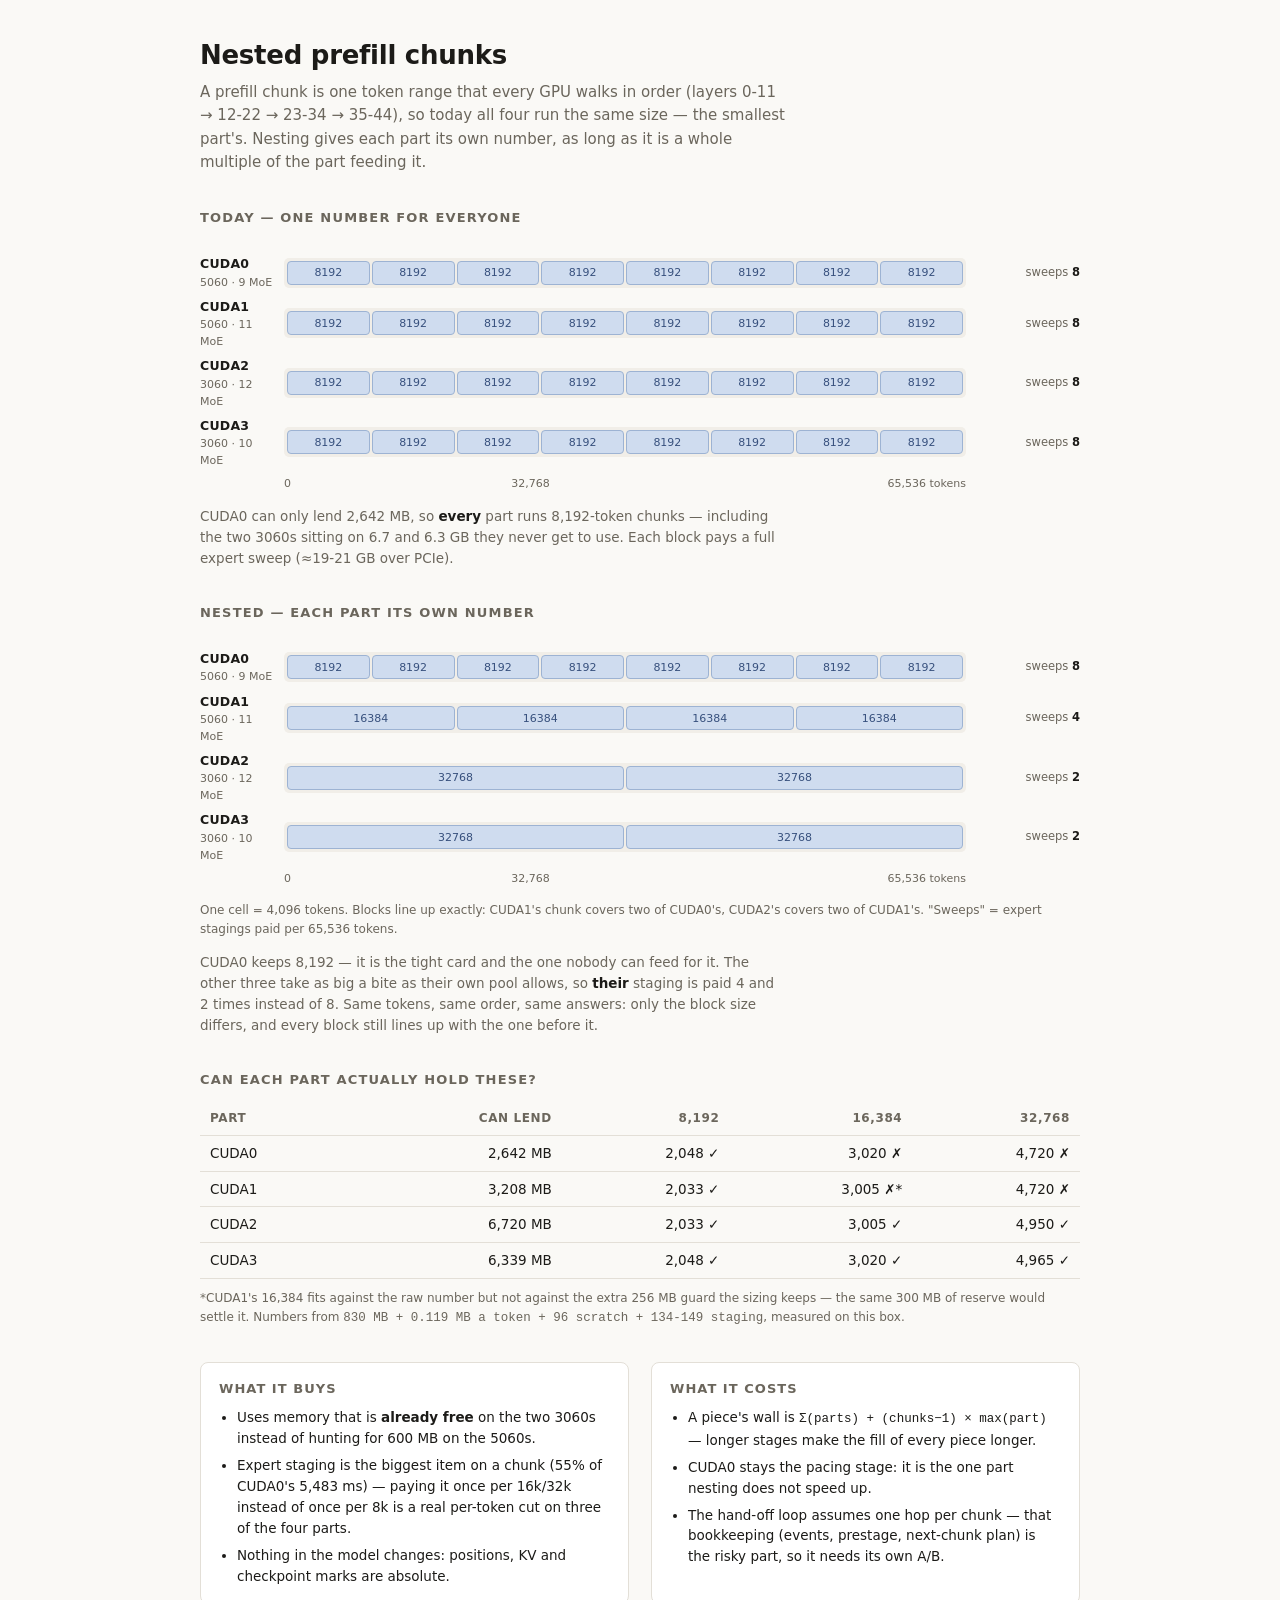
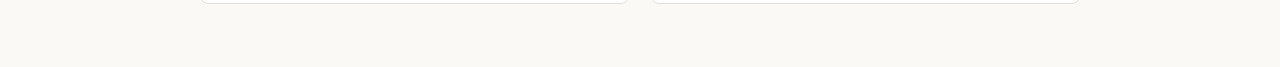
<file: docs/nested-chunks.html>
<!doctype html>
<html lang="en">
<head>
<meta charset="utf-8">
<meta name="viewport" content="width=device-width, initial-scale=1, viewport-fit=cover">
<title>Nested Prefill Chunks</title>
<style>
  :root {
    color-scheme: light;
    --bg: #faf9f6; --fg: #1c1b18; --muted: #6b665c; --rule: #e3dfd7;
    --track: #f1eee8; --blk: #cfdcef; --blk-line: #9db3d3; --accent: #37507d;
    --good: #2e6b45; --bad: #9a3b2e; --card: #ffffff;
  }
  @media (prefers-color-scheme: dark) {
    :root:not([data-theme="light"]) {
      color-scheme: dark;
      --bg: #16181c; --fg: #e8e6e1; --muted: #9a958c; --rule: #2b2f36;
      --track: #1e2126; --blk: #2c3c56; --blk-line: #4a6591; --accent: #9db6de;
      --good: #7fc39b; --bad: #e08d7e; --card: #1b1e23;
    }
  }
  :root[data-theme="dark"] {
    color-scheme: dark;
    --bg: #16181c; --fg: #e8e6e1; --muted: #9a958c; --rule: #2b2f36;
    --track: #1e2126; --blk: #2c3c56; --blk-line: #4a6591; --accent: #9db6de;
    --good: #7fc39b; --bad: #e08d7e; --card: #1b1e23;
  }
  * { box-sizing: border-box; }
  body {
    margin: 0; background: var(--bg); color: var(--fg);
    font: 15px/1.55 ui-sans-serif, system-ui, -apple-system, "Segoe UI", Roboto, sans-serif;
    padding-block: 40px 64px;
    padding-left: max(16px, env(safe-area-inset-left, 0px));
    padding-right: max(16px, env(safe-area-inset-right, 0px));
  }
  main { max-width: 880px; margin: 0 auto; display: flex; flex-direction: column; gap: 34px; }
  h1 { font-size: 26px; line-height: 1.2; margin: 0; letter-spacing: -0.01em; text-wrap: balance; }
  h2 { font-size: 13px; text-transform: uppercase; letter-spacing: 0.09em; color: var(--muted);
       margin: 0 0 12px; font-weight: 600; }
  p { margin: 0; }
  .lede { color: var(--muted); max-width: 62ch; }
  figure { margin: 0; display: flex; flex-direction: column; gap: 14px; }
  figcaption { color: var(--muted); font-size: 13.5px; max-width: 68ch; }
  figcaption b { color: var(--fg); font-weight: 600; }
  .scroll { overflow-x: auto; }
  .diagram { min-width: 620px; display: flex; flex-direction: column; gap: 6px; }
  .row { display: grid; grid-template-columns: 74px 1fr 104px; gap: 10px; align-items: center; }
  .lbl { font-size: 12.5px; font-weight: 600; letter-spacing: 0.02em; }
  .lbl span { display: block; font-weight: 400; color: var(--muted); font-size: 11px; letter-spacing: 0; }
  .track {
    display: grid; grid-template-columns: repeat(16, 1fr); gap: 2px;
    background: var(--track); padding: 3px; border-radius: 5px; min-height: 30px;
    align-items: stretch;
  }
  .blk {
    background: var(--blk); border: 1px solid var(--blk-line); border-radius: 4px;
    display: flex; align-items: center; justify-content: center;
    font-size: 11px; color: var(--accent); font-variant-numeric: tabular-nums;
    white-space: nowrap; overflow: hidden;
  }
  .blk.plain { background: transparent; border-color: transparent; }
  .badge { font-size: 11.5px; color: var(--muted); text-align: right; font-variant-numeric: tabular-nums; }
  .badge b { color: var(--fg); font-weight: 600; }
  .axis { display: grid; grid-template-columns: 74px 1fr 104px; gap: 10px; }
  .axis .t { grid-column: 2; display: grid; grid-template-columns: repeat(3, 1fr);
             font-size: 11px; color: var(--muted); font-variant-numeric: tabular-nums; }
  .axis .t :last-child { text-align: right; }
  .key { font-size: 12px; color: var(--muted); }
  table { border-collapse: collapse; width: 100%; font-size: 13.5px; font-variant-numeric: tabular-nums; }
  th, td { text-align: right; padding: 7px 10px; border-bottom: 1px solid var(--rule); }
  th:first-child, td:first-child { text-align: left; }
  thead th { color: var(--muted); font-weight: 600; font-size: 12px; text-transform: uppercase; letter-spacing: 0.05em; }
  td .y { color: var(--good); } td .n { color: var(--bad); }
  .cols { display: grid; grid-template-columns: repeat(auto-fit, minmax(260px, 1fr)); gap: 22px; }
  .card { background: var(--card); border: 1px solid var(--rule); border-radius: 8px; padding: 16px 18px; }
  .card h3 { margin: 0 0 8px; font-size: 13px; text-transform: uppercase; letter-spacing: 0.08em; color: var(--muted); }
  .card ul { margin: 0; padding-left: 18px; display: flex; flex-direction: column; gap: 6px; font-size: 13.5px; }
  .card p { font-size: 13.5px; }
  code { font-family: ui-monospace, SFMono-Regular, Menlo, monospace; font-size: 12.5px; }
</style>
</head>
<body>
<main>
  <header style="display:flex;flex-direction:column;gap:10px">
    <h1>Nested prefill chunks</h1>
    <p class="lede">A prefill chunk is one token range that every GPU walks in order
      (layers 0-11 → 12-22 → 23-34 → 35-44), so today all four run the same size — the
      smallest part's. Nesting gives each part its own number, as long as it is a whole
      multiple of the part feeding it.</p>
  </header>

  <figure>
    <h2>Today — one number for everyone</h2>
    <div class="scroll">
      <div class="diagram">
        <div class="row"><div class="lbl">CUDA0<span>5060 · 9 MoE</span></div>
          <div class="track">
            <div class="blk" style="grid-column:span 2">8192</div><div class="blk" style="grid-column:span 2">8192</div>
            <div class="blk" style="grid-column:span 2">8192</div><div class="blk" style="grid-column:span 2">8192</div>
            <div class="blk" style="grid-column:span 2">8192</div><div class="blk" style="grid-column:span 2">8192</div>
            <div class="blk" style="grid-column:span 2">8192</div><div class="blk" style="grid-column:span 2">8192</div>
          </div>
          <div class="badge">sweeps <b>8</b></div></div>
        <div class="row"><div class="lbl">CUDA1<span>5060 · 11 MoE</span></div>
          <div class="track">
            <div class="blk" style="grid-column:span 2">8192</div><div class="blk" style="grid-column:span 2">8192</div>
            <div class="blk" style="grid-column:span 2">8192</div><div class="blk" style="grid-column:span 2">8192</div>
            <div class="blk" style="grid-column:span 2">8192</div><div class="blk" style="grid-column:span 2">8192</div>
            <div class="blk" style="grid-column:span 2">8192</div><div class="blk" style="grid-column:span 2">8192</div>
          </div>
          <div class="badge">sweeps <b>8</b></div></div>
        <div class="row"><div class="lbl">CUDA2<span>3060 · 12 MoE</span></div>
          <div class="track">
            <div class="blk" style="grid-column:span 2">8192</div><div class="blk" style="grid-column:span 2">8192</div>
            <div class="blk" style="grid-column:span 2">8192</div><div class="blk" style="grid-column:span 2">8192</div>
            <div class="blk" style="grid-column:span 2">8192</div><div class="blk" style="grid-column:span 2">8192</div>
            <div class="blk" style="grid-column:span 2">8192</div><div class="blk" style="grid-column:span 2">8192</div>
          </div>
          <div class="badge">sweeps <b>8</b></div></div>
        <div class="row"><div class="lbl">CUDA3<span>3060 · 10 MoE</span></div>
          <div class="track">
            <div class="blk" style="grid-column:span 2">8192</div><div class="blk" style="grid-column:span 2">8192</div>
            <div class="blk" style="grid-column:span 2">8192</div><div class="blk" style="grid-column:span 2">8192</div>
            <div class="blk" style="grid-column:span 2">8192</div><div class="blk" style="grid-column:span 2">8192</div>
            <div class="blk" style="grid-column:span 2">8192</div><div class="blk" style="grid-column:span 2">8192</div>
          </div>
          <div class="badge">sweeps <b>8</b></div></div>
        <div class="axis"><div class="t"><span>0</span><span>32,768</span><span>65,536 tokens</span></div></div>
      </div>
    </div>
    <figcaption>CUDA0 can only lend 2,642 MB, so <b>every</b> part runs 8,192-token chunks —
      including the two 3060s sitting on 6.7 and 6.3 GB they never get to use. Each block pays a
      full expert sweep (≈19-21 GB over PCIe).</figcaption>
  </figure>

  <figure>
    <h2>Nested — each part its own number</h2>
    <div class="scroll">
      <div class="diagram">
        <div class="row"><div class="lbl">CUDA0<span>5060 · 9 MoE</span></div>
          <div class="track">
            <div class="blk" style="grid-column:span 2">8192</div><div class="blk" style="grid-column:span 2">8192</div>
            <div class="blk" style="grid-column:span 2">8192</div><div class="blk" style="grid-column:span 2">8192</div>
            <div class="blk" style="grid-column:span 2">8192</div><div class="blk" style="grid-column:span 2">8192</div>
            <div class="blk" style="grid-column:span 2">8192</div><div class="blk" style="grid-column:span 2">8192</div>
          </div>
          <div class="badge">sweeps <b>8</b></div></div>
        <div class="row"><div class="lbl">CUDA1<span>5060 · 11 MoE</span></div>
          <div class="track">
            <div class="blk" style="grid-column:span 4">16384</div><div class="blk" style="grid-column:span 4">16384</div>
            <div class="blk" style="grid-column:span 4">16384</div><div class="blk" style="grid-column:span 4">16384</div>
          </div>
          <div class="badge">sweeps <b>4</b></div></div>
        <div class="row"><div class="lbl">CUDA2<span>3060 · 12 MoE</span></div>
          <div class="track">
            <div class="blk" style="grid-column:span 8">32768</div><div class="blk" style="grid-column:span 8">32768</div>
          </div>
          <div class="badge">sweeps <b>2</b></div></div>
        <div class="row"><div class="lbl">CUDA3<span>3060 · 10 MoE</span></div>
          <div class="track">
            <div class="blk" style="grid-column:span 8">32768</div><div class="blk" style="grid-column:span 8">32768</div>
          </div>
          <div class="badge">sweeps <b>2</b></div></div>
        <div class="axis"><div class="t"><span>0</span><span>32,768</span><span>65,536 tokens</span></div></div>
      </div>
    </div>
    <p class="key">One cell = 4,096 tokens. Blocks line up exactly: CUDA1's chunk covers two of
      CUDA0's, CUDA2's covers two of CUDA1's. "Sweeps" = expert stagings paid per 65,536 tokens.</p>
    <figcaption>CUDA0 keeps 8,192 — it is the tight card and the one nobody can feed for it.
      The other three take as big a bite as their own pool allows, so <b>their</b> staging is paid
      4 and 2 times instead of 8. Same tokens, same order, same answers: only the block size
      differs, and every block still lines up with the one before it.</figcaption>
  </figure>

  <section>
    <h2>Can each part actually hold these?</h2>
    <table>
      <thead>
        <tr><th>part</th><th>can lend</th><th>8,192</th><th>16,384</th><th>32,768</th></tr>
      </thead>
      <tbody>
        <tr><td>CUDA0</td><td>2,642 MB</td><td class="y">2,048 ✓</td><td class="n">3,020 ✗</td><td class="n">4,720 ✗</td></tr>
        <tr><td>CUDA1</td><td>3,208 MB</td><td class="y">2,033 ✓</td><td class="n">3,005 ✗*</td><td class="n">4,720 ✗</td></tr>
        <tr><td>CUDA2</td><td>6,720 MB</td><td class="y">2,033 ✓</td><td class="y">3,005 ✓</td><td class="y">4,950 ✓</td></tr>
        <tr><td>CUDA3</td><td>6,339 MB</td><td class="y">2,048 ✓</td><td class="y">3,020 ✓</td><td class="y">4,965 ✓</td></tr>
      </tbody>
    </table>
    <p class="key" style="margin-top:10px">*CUDA1's 16,384 fits against the raw number but not
      against the extra 256 MB guard the sizing keeps — the same 300 MB of reserve would settle it.
      Numbers from <code>830 MB + 0.119 MB a token + 96 scratch + 134-149 staging</code>, measured
      on this box.</p>
  </section>

  <div class="cols">
    <div class="card">
      <h3>What it buys</h3>
      <ul>
        <li>Uses memory that is <b>already free</b> on the two 3060s instead of hunting for 600 MB on the 5060s.</li>
        <li>Expert staging is the biggest item on a chunk (55% of CUDA0's 5,483 ms) — paying it once per 16k/32k instead of once per 8k is a real per-token cut on three of the four parts.</li>
        <li>Nothing in the model changes: positions, KV and checkpoint marks are absolute.</li>
      </ul>
    </div>
    <div class="card">
      <h3>What it costs</h3>
      <ul>
        <li>A piece's wall is <code>Σ(parts) + (chunks−1) × max(part)</code> — longer stages make the fill of every piece longer.</li>
        <li>CUDA0 stays the pacing stage: it is the one part nesting does not speed up.</li>
        <li>The hand-off loop assumes one hop per chunk — that bookkeeping (events, prestage, next-chunk plan) is the risky part, so it needs its own A/B.</li>
      </ul>
    </div>
  </div>
</main>
</body>
</html>
</file>
